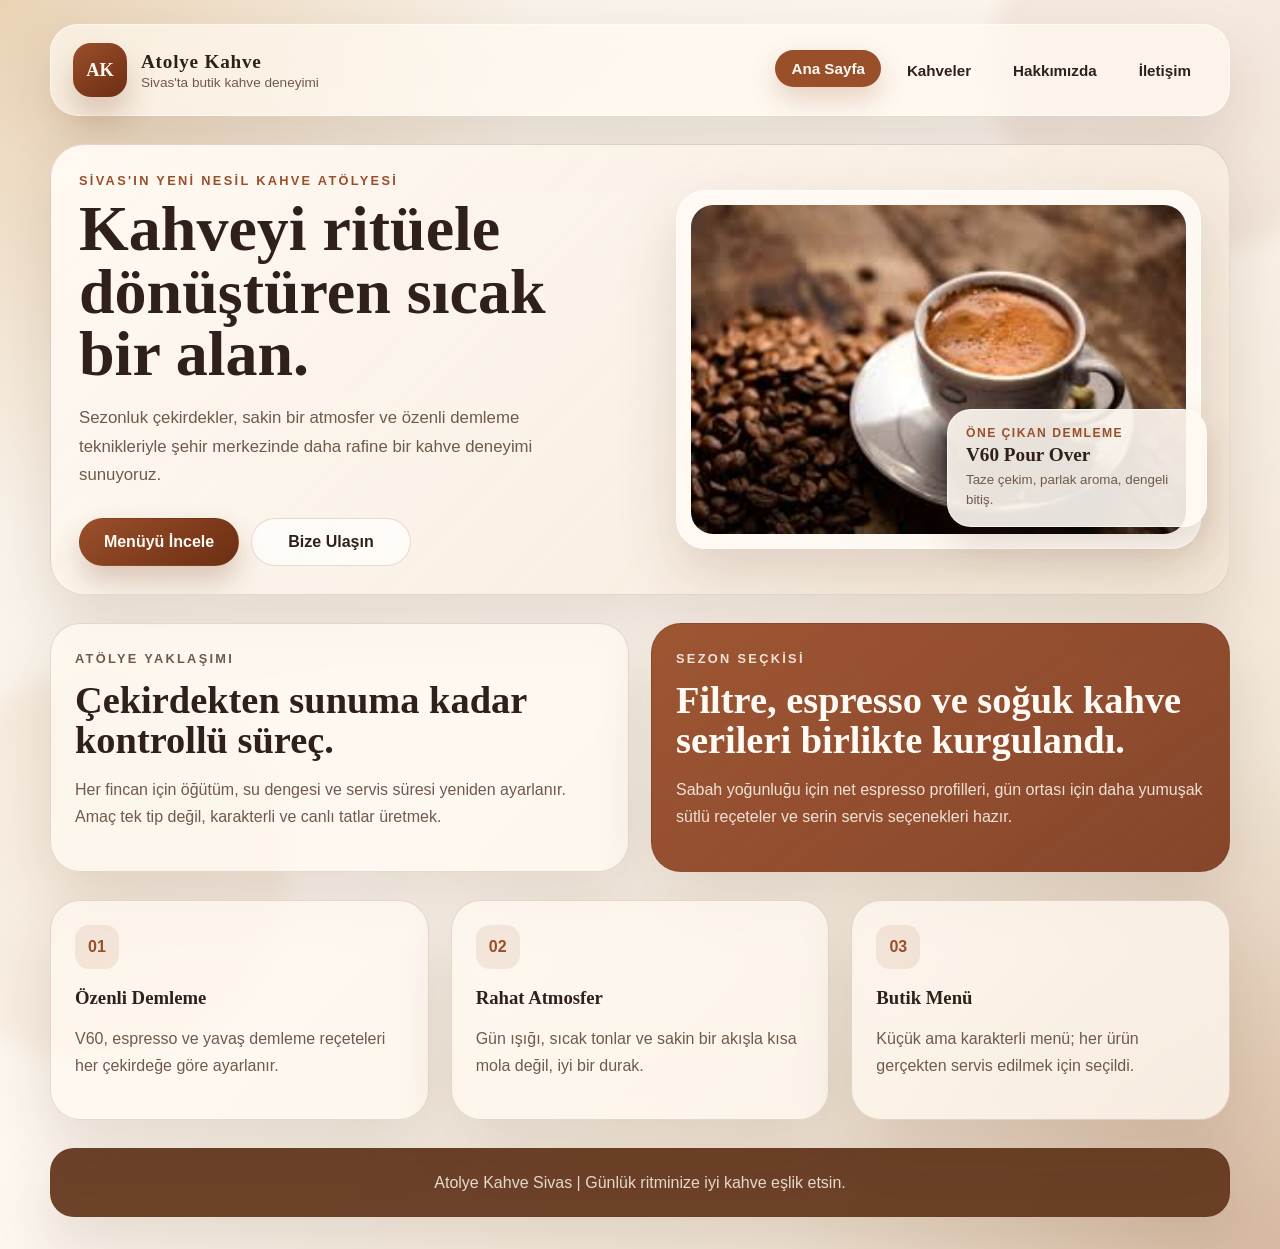
<file: index.html>
<!DOCTYPE html>
<html lang="tr">
<head>
    <meta charset="UTF-8">
    <meta name="viewport" content="width=device-width, initial-scale=1.0">
    <title>Atolye Kahve Sivas | Butik Kahve Deneyimi</title>
    <link rel="stylesheet" href="style.css">
</head>
<body class="page-home">
    <div class="site-shell">
        <header class="site-header" data-reveal="fade-down">
            <a class="brand" href="index.html">
                <span class="brand-mark">AK</span>
                <span>
                    <strong>Atolye Kahve</strong>
                    <small>Sivas'ta butik kahve deneyimi</small>
                </span>
            </a>

            <nav class="menu-alani" aria-label="Ana menü">
                <ul>
                    <li><a class="is-active" href="index.html">Ana Sayfa</a></li>
                    <li><a href="kahveler.html">Kahveler</a></li>
                    <li><a href="hakkimizda.html">Hakkımızda</a></li>
                    <li><a href="iletisim.html">İletişim</a></li>
                </ul>
            </nav>
        </header>

        <main>
            <section class="hero" data-reveal="fade-up">
                <div class="hero-copy">
                    <p class="eyebrow">Sivas'ın yeni nesil kahve atölyesi</p>
                    <h1 id="ana-baslik">Kahveyi ritüele dönüştüren sıcak bir alan.</h1>
                    <p class="hero-text">
                        Sezonluk çekirdekler, sakin bir atmosfer ve özenli demleme teknikleriyle
                        şehir merkezinde daha rafine bir kahve deneyimi sunuyoruz.
                    </p>
                    <div class="hero-actions">
                        <a class="button button-primary" href="kahveler.html">Menüyü İncele</a>
                        <a class="button button-secondary" href="iletisim.html">Bize Ulaşın</a>
                    </div>
                </div>

                <div class="hero-visual">
                    <div class="image-card">
                        <img src="turk_kahvesi.jpg" alt="Atolye Kahve'de servis edilen kahve çeşitleri">
                    </div>
                    <div class="floating-note">
                        <span>Öne çıkan demleme</span>
                        <strong>V60 Pour Over</strong>
                        <small>Taze çekim, parlak aroma, dengeli bitiş.</small>
                    </div>
                </div>
            </section>

            <section class="info-grid" data-reveal="fade-up">
                <article class="panel">
                    <p class="panel-kicker">Atölye yaklaşımı</p>
                    <h2>Çekirdekten sunuma kadar kontrollü süreç.</h2>
                    <p>
                        Her fincan için öğütüm, su dengesi ve servis süresi yeniden ayarlanır.
                        Amaç tek tip değil, karakterli ve canlı tatlar üretmek.
                    </p>
                </article>

                <article class="panel accent-panel">
                    <p class="panel-kicker">Sezon seçkisi</p>
                    <h2>Filtre, espresso ve soğuk kahve serileri birlikte kurgulandı.</h2>
                    <p>
                        Sabah yoğunluğu için net espresso profilleri, gün ortası için daha yumuşak
                        sütlü reçeteler ve serin servis seçenekleri hazır.
                    </p>
                </article>
            </section>

            <section class="feature-grid">
                <article class="feature-card" data-reveal="fade-up">
                    <span class="feature-index">01</span>
                    <h3>Özenli Demleme</h3>
                    <p>V60, espresso ve yavaş demleme reçeteleri her çekirdeğe göre ayarlanır.</p>
                </article>

                <article class="feature-card" data-reveal="fade-up" data-delay="120">
                    <span class="feature-index">02</span>
                    <h3>Rahat Atmosfer</h3>
                    <p>Gün ışığı, sıcak tonlar ve sakin bir akışla kısa mola değil, iyi bir durak.</p>
                </article>

                <article class="feature-card" data-reveal="fade-up" data-delay="240">
                    <span class="feature-index">03</span>
                    <h3>Butik Menü</h3>
                    <p>Küçük ama karakterli menü; her ürün gerçekten servis edilmek için seçildi.</p>
                </article>
            </section>
        </main>

        <footer>
            <p>Atolye Kahve Sivas | Günlük ritminize iyi kahve eşlik etsin.</p>
        </footer>
    </div>

    <script src="script.js"></script>
</body>
</html>
</file>
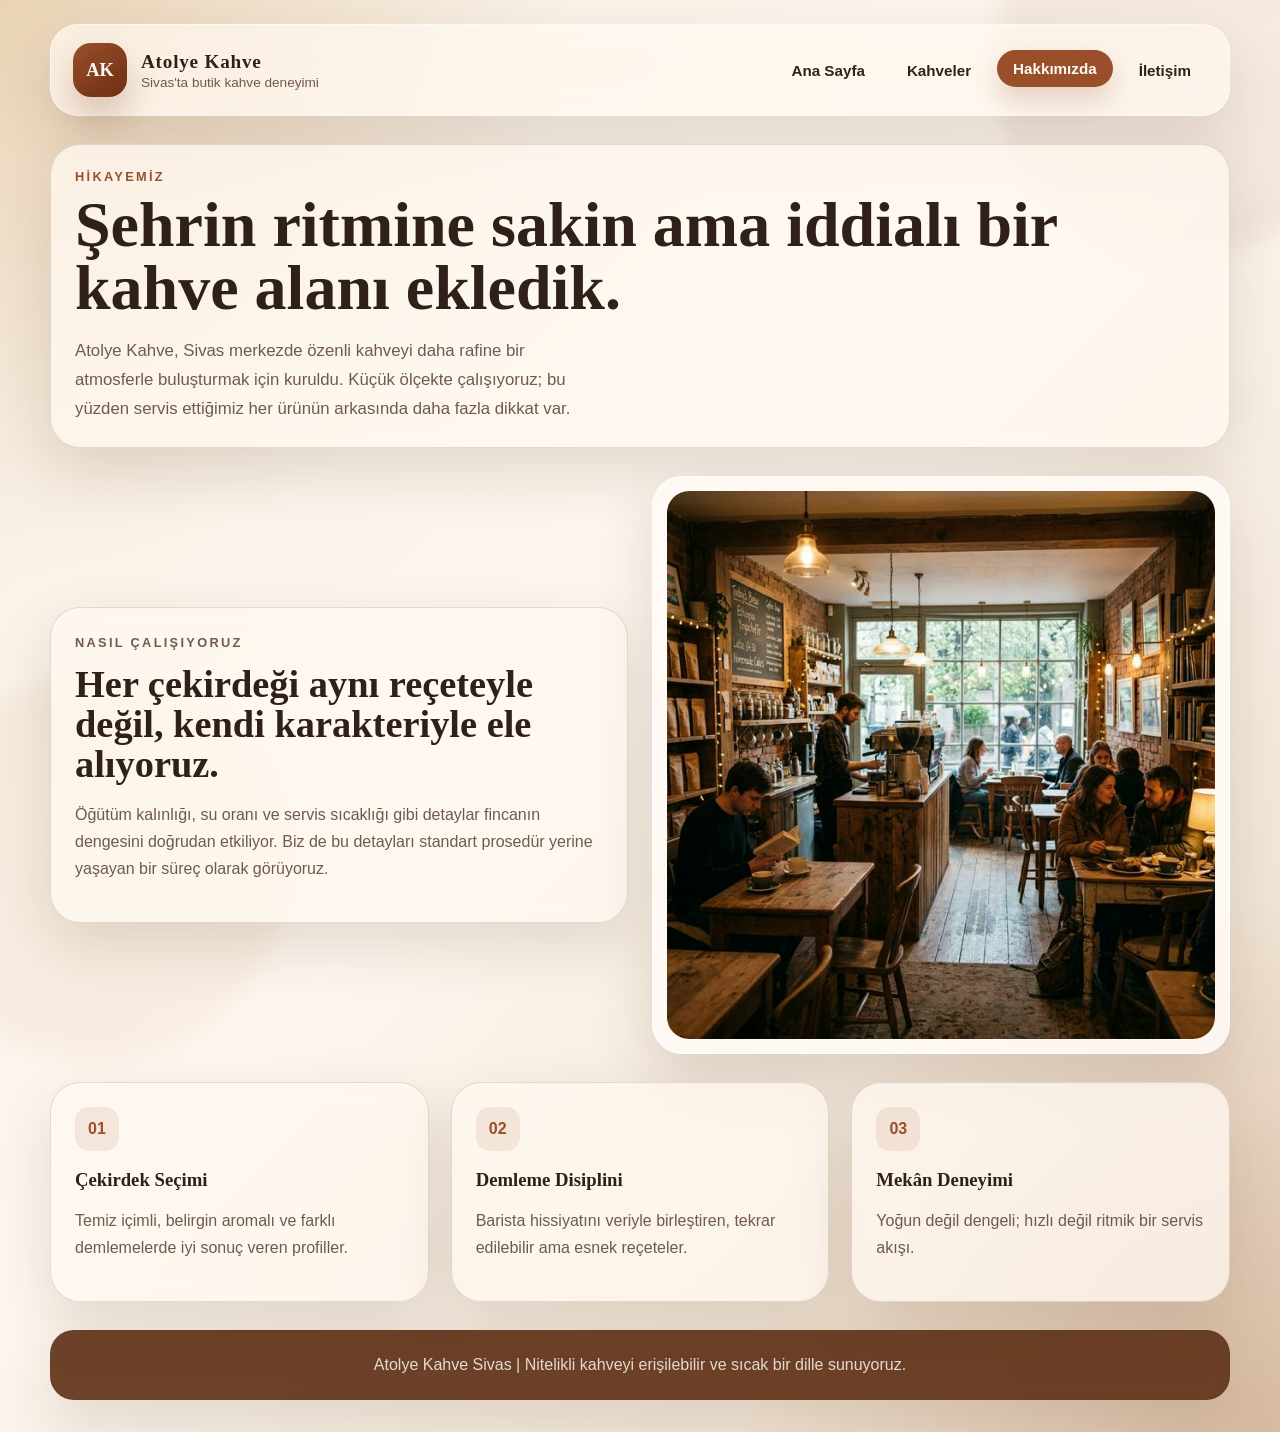
<file: hakkimizda.html>
<!DOCTYPE html>
<html lang="tr">
<head>
    <meta charset="UTF-8">
    <meta name="viewport" content="width=device-width, initial-scale=1.0">
    <title>Atolye Kahve Sivas | Hakkımızda</title>
    <link rel="stylesheet" href="style.css">
</head>
<body class="page-about">
    <div class="site-shell">
        <header class="site-header" data-reveal="fade-down">
            <a class="brand" href="index.html">
                <span class="brand-mark">AK</span>
                <span>
                    <strong>Atolye Kahve</strong>
                    <small>Sivas'ta butik kahve deneyimi</small>
                </span>
            </a>

            <nav class="menu-alani" aria-label="Ana menü">
                <ul>
                    <li><a href="index.html">Ana Sayfa</a></li>
                    <li><a href="kahveler.html">Kahveler</a></li>
                    <li><a class="is-active" href="hakkimizda.html">Hakkımızda</a></li>
                    <li><a href="iletisim.html">İletişim</a></li>
                </ul>
            </nav>
        </header>

        <main>
            <section class="page-intro" data-reveal="fade-up">
                <p class="eyebrow">Hikayemiz</p>
                <h1 id="ana-baslik">Şehrin ritmine sakin ama iddialı bir kahve alanı ekledik.</h1>
                <p class="hero-text">
                    Atolye Kahve, Sivas merkezde özenli kahveyi daha rafine bir atmosferle buluşturmak
                    için kuruldu. Küçük ölçekte çalışıyoruz; bu yüzden servis ettiğimiz her ürünün arkasında
                    daha fazla dikkat var.
                </p>
            </section>

            <section class="story-grid">
                <article class="panel" data-reveal="fade-right">
                    <p class="panel-kicker">Nasıl çalışıyoruz</p>
                    <h2>Her çekirdeği aynı reçeteyle değil, kendi karakteriyle ele alıyoruz.</h2>
                    <p>
                        Öğütüm kalınlığı, su oranı ve servis sıcaklığı gibi detaylar fincanın dengesini
                        doğrudan etkiliyor. Biz de bu detayları standart prosedür yerine yaşayan bir süreç
                        olarak görüyoruz.
                    </p>
                </article>

                <div class="image-card" data-reveal="fade-left">
                    <img src="dukkan.png" alt="Atolye Kahve iç mekânı">
                </div>
            </section>

            <section class="timeline" data-reveal="fade-up">
                <div class="timeline-card">
                    <span>01</span>
                    <h3>Çekirdek Seçimi</h3>
                    <p>Temiz içimli, belirgin aromalı ve farklı demlemelerde iyi sonuç veren profiller.</p>
                </div>

                <div class="timeline-card">
                    <span>02</span>
                    <h3>Demleme Disiplini</h3>
                    <p>Barista hissiyatını veriyle birleştiren, tekrar edilebilir ama esnek reçeteler.</p>
                </div>

                <div class="timeline-card">
                    <span>03</span>
                    <h3>Mekân Deneyimi</h3>
                    <p>Yoğun değil dengeli; hızlı değil ritmik bir servis akışı.</p>
                </div>
            </section>
        </main>

        <footer>
            <p>Atolye Kahve Sivas | Nitelikli kahveyi erişilebilir ve sıcak bir dille sunuyoruz.</p>
        </footer>
    </div>

    <script src="script.js"></script>
</body>
</html>
</file>
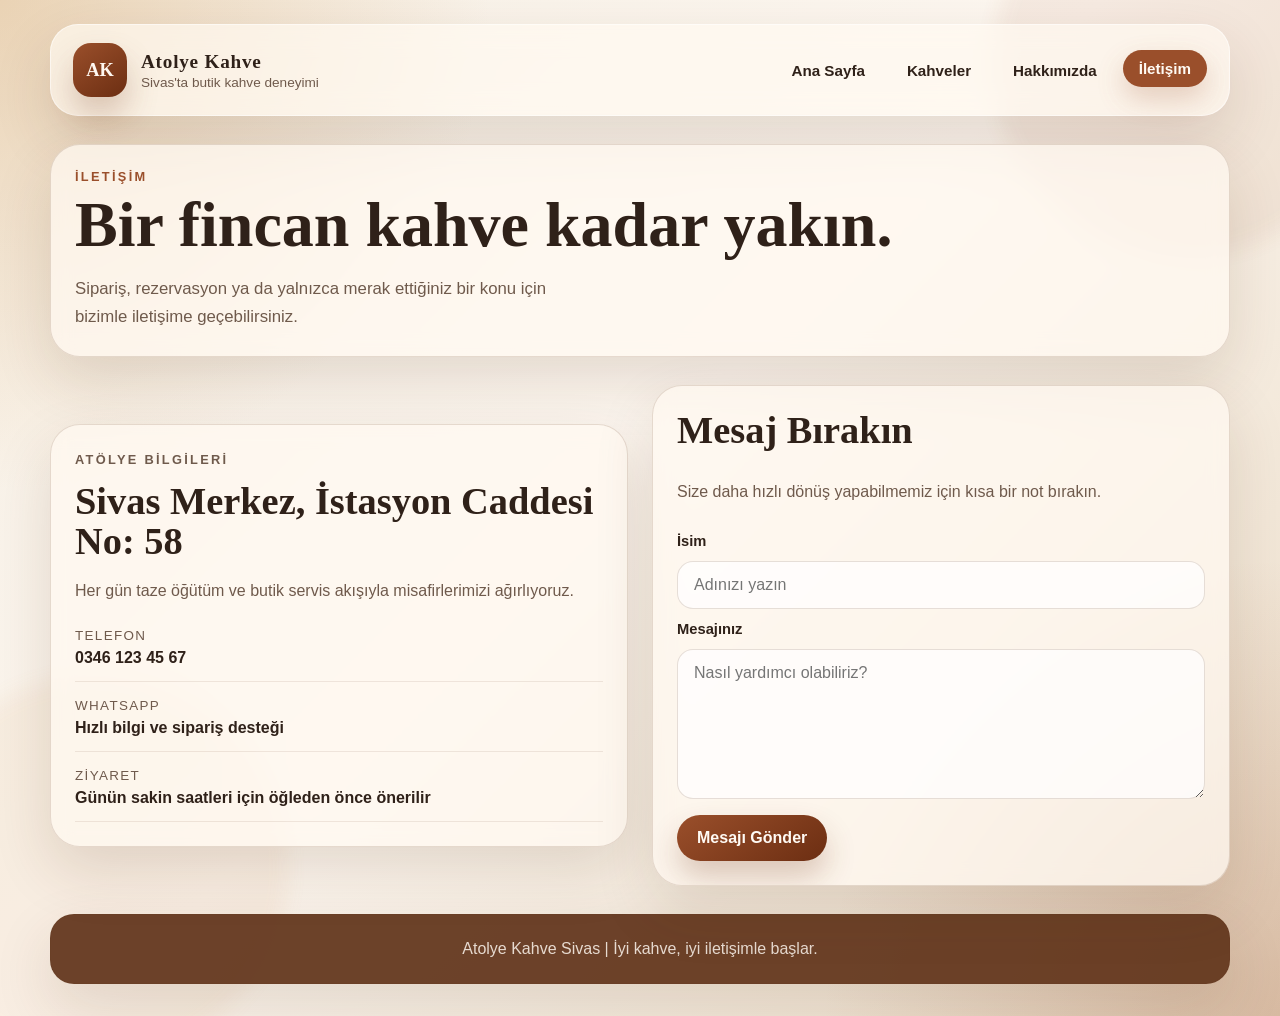
<file: iletisim.html>
<!DOCTYPE html>
<html lang="tr">
<head>
    <meta charset="UTF-8">
    <meta name="viewport" content="width=device-width, initial-scale=1.0">
    <title>Atolye Kahve Sivas | İletişim</title>
    <link rel="stylesheet" href="style.css">
</head>
<body class="page-contact">
    <div class="site-shell">
        <header class="site-header" data-reveal="fade-down">
            <a class="brand" href="index.html">
                <span class="brand-mark">AK</span>
                <span>
                    <strong>Atolye Kahve</strong>
                    <small>Sivas'ta butik kahve deneyimi</small>
                </span>
            </a>

            <nav class="menu-alani" aria-label="Ana menü">
                <ul>
                    <li><a href="index.html">Ana Sayfa</a></li>
                    <li><a href="kahveler.html">Kahveler</a></li>
                    <li><a href="hakkimizda.html">Hakkımızda</a></li>
                    <li><a class="is-active" href="iletisim.html">İletişim</a></li>
                </ul>
            </nav>
        </header>

        <main>
            <section class="page-intro" data-reveal="fade-up">
                <p class="eyebrow">İletişim</p>
                <h1 id="ana-baslik">Bir fincan kahve kadar yakın.</h1>
                <p class="hero-text">
                    Sipariş, rezervasyon ya da yalnızca merak ettiğiniz bir konu için bizimle
                    iletişime geçebilirsiniz.
                </p>
            </section>

            <section class="contact-grid">
                <article class="panel" data-reveal="fade-right">
                    <p class="panel-kicker">Atölye bilgileri</p>
                    <h2>Sivas Merkez, İstasyon Caddesi No: 58</h2>
                    <p>Her gün taze öğütüm ve butik servis akışıyla misafirlerimizi ağırlıyoruz.</p>

                    <div class="contact-list">
                        <div>
                            <span>Telefon</span>
                            <strong>0346 123 45 67</strong>
                        </div>
                        <div>
                            <span>WhatsApp</span>
                            <strong>Hızlı bilgi ve sipariş desteği</strong>
                        </div>
                        <div>
                            <span>Ziyaret</span>
                            <strong>Günün sakin saatleri için öğleden önce önerilir</strong>
                        </div>
                    </div>
                </article>

                <section class="contact-card" data-reveal="fade-left">
                    <h2>Mesaj Bırakın</h2>
                    <p>Size daha hızlı dönüş yapabilmemiz için kısa bir not bırakın.</p>

                    <label for="isim">İsim</label>
                    <input type="text" id="isim" placeholder="Adınızı yazın">

                    <label for="mesaj">Mesajınız</label>
                    <textarea id="mesaj" placeholder="Nasıl yardımcı olabiliriz?"></textarea>

                    <button id="siparis-butonu" type="button" onclick="mesajGonder()">Mesajı Gönder</button>
                </section>
            </section>
        </main>

        <footer>
            <p>Atolye Kahve Sivas | İyi kahve, iyi iletişimle başlar.</p>
        </footer>
    </div>

    <script src="script.js"></script>
</body>
</html>
</file>
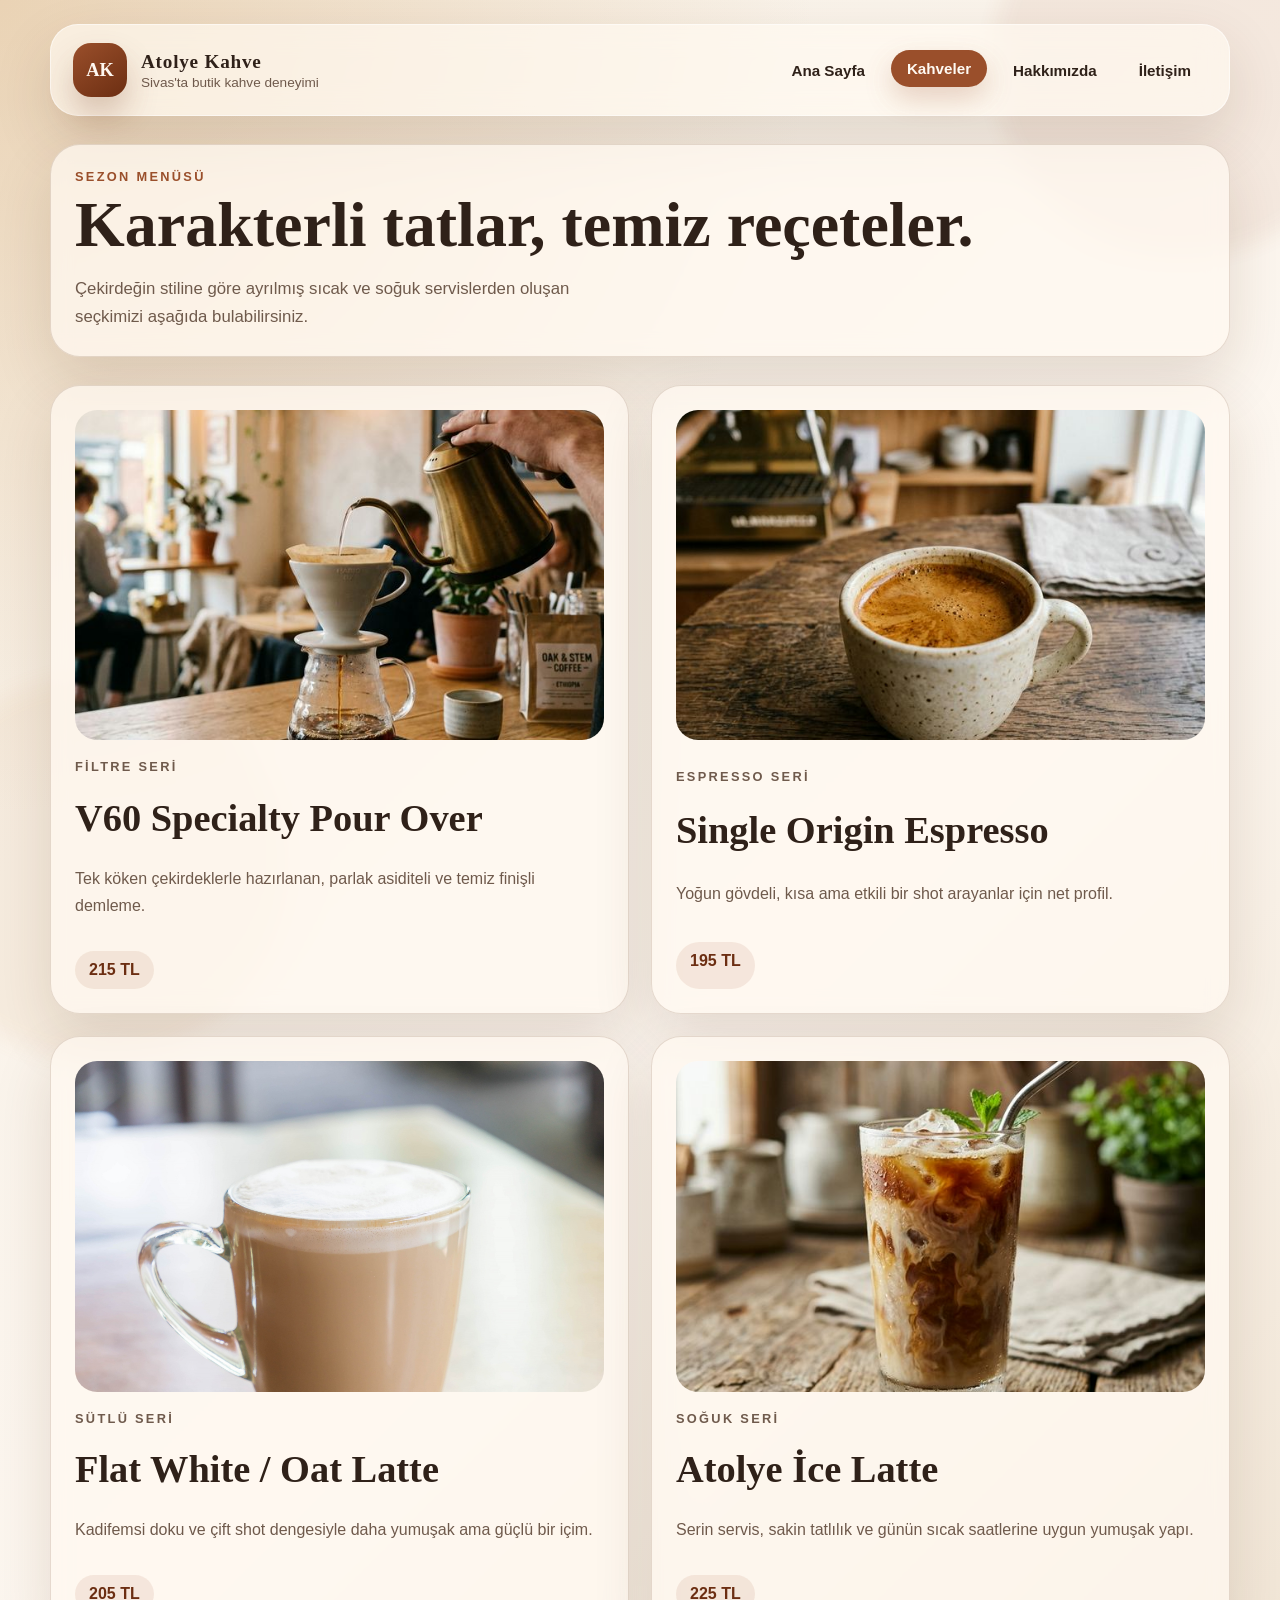
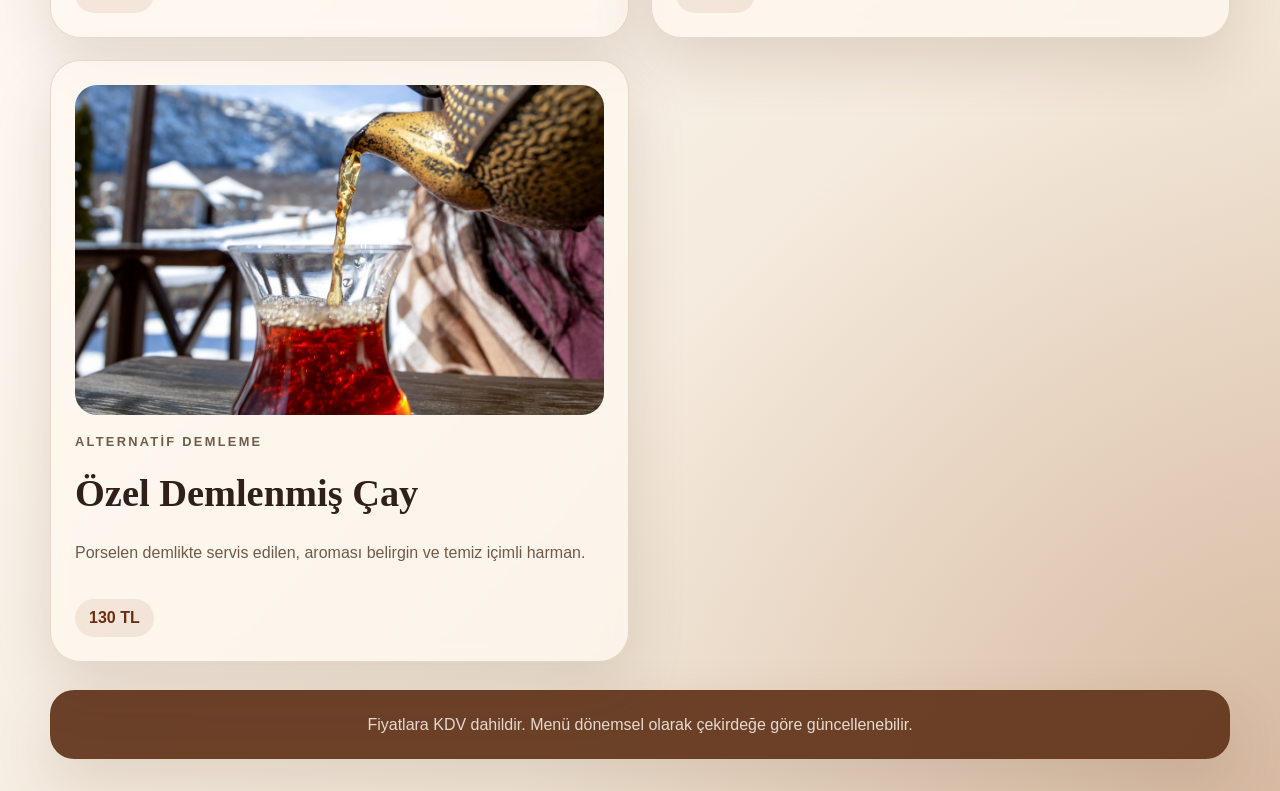
<file: kahveler.html>
<!DOCTYPE html>
<html lang="tr">
<head>
    <meta charset="UTF-8">
    <meta name="viewport" content="width=device-width, initial-scale=1.0">
    <title>Atolye Kahve Sivas | Kahve Menüsü</title>
    <link rel="stylesheet" href="style.css">
</head>
<body class="page-menu">
    <div class="site-shell">
        <header class="site-header" data-reveal="fade-down">
            <a class="brand" href="index.html">
                <span class="brand-mark">AK</span>
                <span>
                    <strong>Atolye Kahve</strong>
                    <small>Sivas'ta butik kahve deneyimi</small>
                </span>
            </a>

            <nav class="menu-alani" aria-label="Ana menü">
                <ul>
                    <li><a href="index.html">Ana Sayfa</a></li>
                    <li><a class="is-active" href="kahveler.html">Kahveler</a></li>
                    <li><a href="hakkimizda.html">Hakkımızda</a></li>
                    <li><a href="iletisim.html">İletişim</a></li>
                </ul>
            </nav>
        </header>

        <main>
            <section class="page-intro" data-reveal="fade-up">
                <p class="eyebrow">Sezon menüsü</p>
                <h1 id="ana-baslik">Karakterli tatlar, temiz reçeteler.</h1>
                <p class="hero-text">
                    Çekirdeğin stiline göre ayrılmış sıcak ve soğuk servislerden oluşan seçkimizi
                    aşağıda bulabilirsiniz.
                </p>
            </section>

            <section class="menu-grid">
                <article class="coffee-card" data-reveal="fade-up">
                    <img src="v60.png" alt="V60 Pour Over">
                    <div class="coffee-copy">
                        <p class="coffee-type">Filtre Seri</p>
                        <h2>V60 Specialty Pour Over</h2>
                        <p>Tek köken çekirdeklerle hazırlanan, parlak asiditeli ve temiz finişli demleme.</p>
                    </div>
                    <strong class="price">215 TL</strong>
                </article>

                <article class="coffee-card" data-reveal="fade-up" data-delay="80">
                    <img src="espresso.png" alt="Espresso">
                    <div class="coffee-copy">
                        <p class="coffee-type">Espresso Seri</p>
                        <h2>Single Origin Espresso</h2>
                        <p>Yoğun gövdeli, kısa ama etkili bir shot arayanlar için net profil.</p>
                    </div>
                    <strong class="price">195 TL</strong>
                </article>

                <article class="coffee-card" data-reveal="fade-up" data-delay="160">
                    <img src="sutlu_kahve.jpg" alt="Flat White">
                    <div class="coffee-copy">
                        <p class="coffee-type">Sütlü Seri</p>
                        <h2>Flat White / Oat Latte</h2>
                        <p>Kadifemsi doku ve çift shot dengesiyle daha yumuşak ama güçlü bir içim.</p>
                    </div>
                    <strong class="price">205 TL</strong>
                </article>

                <article class="coffee-card" data-reveal="fade-up" data-delay="240">
                    <img src="soguk_kahve.png" alt="Atolye İce Latte">
                    <div class="coffee-copy">
                        <p class="coffee-type">Soğuk Seri</p>
                        <h2>Atolye İce Latte</h2>
                        <p>Serin servis, sakin tatlılık ve günün sıcak saatlerine uygun yumuşak yapı.</p>
                    </div>
                    <strong class="price">225 TL</strong>
                </article>

                <article class="coffee-card" data-reveal="fade-up" data-delay="320">
                    <img src="cay.jpg" alt="Özel demlenmiş çay">
                    <div class="coffee-copy">
                        <p class="coffee-type">Alternatif Demleme</p>
                        <h2>Özel Demlenmiş Çay</h2>
                        <p>Porselen demlikte servis edilen, aroması belirgin ve temiz içimli harman.</p>
                    </div>
                    <strong class="price">130 TL</strong>
                </article>
            </section>
        </main>

        <footer>
            <p>Fiyatlara KDV dahildir. Menü dönemsel olarak çekirdeğe göre güncellenebilir.</p>
        </footer>
    </div>

    <script src="script.js"></script>
</body>
</html>
</file>
<file: style.css>
:root {
    --bg: #f6efe4;
    --bg-deep: #eadbc6;
    --surface: rgba(255, 249, 241, 0.74);
    --surface-strong: #fff9f1;
    --line: rgba(103, 60, 32, 0.16);
    --text: #2f2119;
    --muted: #6f5a4c;
    --accent: #9a4f2b;
    --accent-strong: #6c2e12;
    --accent-soft: #d7a46a;
    --shadow: 0 24px 60px rgba(80, 44, 17, 0.14);
}

* {
    box-sizing: border-box;
}

html {
    scroll-behavior: smooth;
}

body {
    margin: 0;
    min-height: 100vh;
    color: var(--text);
    font-family: "Trebuchet MS", "Lucida Sans Unicode", "Lucida Grande", sans-serif;
    background:
        radial-gradient(circle at top left, rgba(214, 165, 104, 0.38), transparent 30%),
        radial-gradient(circle at bottom right, rgba(154, 79, 43, 0.24), transparent 28%),
        linear-gradient(135deg, var(--bg) 0%, #fdf7f0 48%, var(--bg-deep) 100%);
    overflow-x: hidden;
}

body::before,
body::after {
    content: "";
    position: fixed;
    z-index: -1;
    width: 24rem;
    height: 24rem;
    border-radius: 50%;
    filter: blur(10px);
    opacity: 0.4;
    animation: floatBlob 14s ease-in-out infinite;
}

body::before {
    top: -8rem;
    right: -6rem;
    background: rgba(154, 79, 43, 0.18);
}

body::after {
    bottom: -10rem;
    left: -6rem;
    background: rgba(215, 164, 106, 0.24);
    animation-delay: -7s;
}

.site-shell {
    width: min(1180px, calc(100% - 32px));
    margin: 0 auto;
    padding: 24px 0 32px;
}

.site-header {
    display: flex;
    align-items: center;
    justify-content: space-between;
    gap: 20px;
    margin-bottom: 28px;
    padding: 18px 22px;
    border: 1px solid rgba(255, 255, 255, 0.55);
    border-radius: 28px;
    background: rgba(255, 249, 241, 0.68);
    backdrop-filter: blur(14px);
    box-shadow: var(--shadow);
}

.brand {
    display: inline-flex;
    align-items: center;
    gap: 14px;
    color: var(--text);
    text-decoration: none;
}

.brand strong,
.brand small {
    display: block;
}

.brand strong {
    font-family: "Palatino Linotype", "Book Antiqua", Palatino, serif;
    font-size: 1.2rem;
    letter-spacing: 0.04em;
}

.brand small {
    margin-top: 2px;
    color: var(--muted);
    font-size: 0.85rem;
}

.brand-mark {
    display: grid;
    place-items: center;
    width: 54px;
    height: 54px;
    border-radius: 18px;
    background: linear-gradient(145deg, var(--accent), var(--accent-strong));
    color: #fff8f1;
    font-family: "Palatino Linotype", "Book Antiqua", Palatino, serif;
    font-size: 1.15rem;
    font-weight: 700;
    box-shadow: 0 18px 32px rgba(108, 46, 18, 0.24);
}

.menu-alani ul {
    display: flex;
    flex-wrap: wrap;
    align-items: center;
    justify-content: center;
    gap: 10px;
    margin: 0;
    padding: 0;
    list-style: none;
}

.menu-alani a {
    display: inline-flex;
    align-items: center;
    justify-content: center;
    padding: 10px 16px;
    border-radius: 999px;
    color: var(--text);
    text-decoration: none;
    font-size: 0.95rem;
    font-weight: 700;
    transition: transform 180ms ease, background-color 180ms ease, color 180ms ease, box-shadow 180ms ease;
}

.menu-alani a:hover,
.menu-alani a:focus-visible,
.menu-alani a.is-active {
    background: var(--accent);
    color: #fffaf3;
    box-shadow: 0 12px 28px rgba(154, 79, 43, 0.24);
    transform: translateY(-2px);
}

main {
    display: grid;
    gap: 28px;
}

.hero,
.story-grid,
.contact-grid {
    display: grid;
    grid-template-columns: repeat(2, minmax(0, 1fr));
    gap: 24px;
    align-items: center;
}

.page-intro,
.panel,
.coffee-card,
.feature-card,
.contact-card,
.timeline-card,
.hero,
.info-grid .panel {
    position: relative;
    overflow: hidden;
}

.hero {
    padding: 28px;
    border: 1px solid var(--line);
    border-radius: 34px;
    background: linear-gradient(135deg, rgba(255, 250, 244, 0.96), rgba(244, 230, 214, 0.85));
    box-shadow: var(--shadow);
}

.hero::after,
.panel::after,
.coffee-card::after,
.contact-card::after {
    content: "";
    position: absolute;
    inset: auto -15% -60% auto;
    width: 160px;
    height: 160px;
    border-radius: 50%;
    background: radial-gradient(circle, rgba(215, 164, 106, 0.24), transparent 70%);
    pointer-events: none;
}

.eyebrow,
.panel-kicker,
.coffee-type {
    margin: 0 0 10px;
    color: var(--accent);
    font-size: 0.8rem;
    font-weight: 800;
    letter-spacing: 0.18em;
    text-transform: uppercase;
}

#ana-baslik,
h2,
h3 {
    margin: 0;
    font-family: "Palatino Linotype", "Book Antiqua", Palatino, serif;
}

#ana-baslik {
    font-size: clamp(2.2rem, 5vw, 4.5rem);
    line-height: 0.98;
}

.hero-text,
.panel p,
.coffee-copy p,
.feature-card p,
.timeline-card p,
.contact-card p,
footer p {
    color: var(--muted);
    line-height: 1.7;
}

.hero-text {
    max-width: 56ch;
    margin: 18px 0 0;
    font-size: 1.05rem;
}

.hero-actions {
    display: flex;
    flex-wrap: wrap;
    gap: 12px;
    margin-top: 28px;
}

.button {
    display: inline-flex;
    align-items: center;
    justify-content: center;
    min-width: 160px;
    padding: 14px 20px;
    border-radius: 999px;
    border: 1px solid transparent;
    text-decoration: none;
    font-weight: 700;
    transition: transform 180ms ease, box-shadow 180ms ease, border-color 180ms ease, background-color 180ms ease;
}

.button:hover,
.button:focus-visible,
#siparis-butonu:hover,
#siparis-butonu:focus-visible {
    transform: translateY(-3px);
}

.button-primary,
#siparis-butonu {
    background: linear-gradient(145deg, var(--accent), var(--accent-strong));
    color: #fffaf4;
    box-shadow: 0 16px 30px rgba(108, 46, 18, 0.24);
}

.button-secondary {
    border-color: rgba(154, 79, 43, 0.2);
    background: rgba(255, 255, 255, 0.65);
    color: var(--text);
}

.hero-visual {
    position: relative;
    padding-left: 24px;
}

.image-card {
    border-radius: 30px;
    background: rgba(255, 251, 246, 0.86);
    padding: 14px;
    border: 1px solid rgba(255, 255, 255, 0.8);
    box-shadow: 0 24px 60px rgba(78, 41, 16, 0.16);
}

img {
    display: block;
    width: 100%;
    height: auto;
    border-radius: 22px;
    object-fit: cover;
}

.floating-note {
    position: absolute;
    right: -6px;
    bottom: 22px;
    display: grid;
    gap: 4px;
    width: min(260px, 80%);
    padding: 16px 18px;
    border: 1px solid rgba(255, 255, 255, 0.6);
    border-radius: 24px;
    background: rgba(255, 250, 242, 0.9);
    box-shadow: 0 18px 36px rgba(86, 49, 22, 0.16);
    animation: floatCard 6s ease-in-out infinite;
}

.floating-note span {
    color: var(--accent);
    font-size: 0.76rem;
    font-weight: 800;
    letter-spacing: 0.12em;
    text-transform: uppercase;
}

.floating-note strong {
    font-family: "Palatino Linotype", "Book Antiqua", Palatino, serif;
    font-size: 1.2rem;
}

.floating-note small {
    color: var(--muted);
    line-height: 1.5;
}

.info-grid,
.feature-grid,
.menu-grid,
.timeline {
    display: grid;
    gap: 22px;
}

.info-grid {
    grid-template-columns: repeat(2, minmax(0, 1fr));
}

.panel,
.feature-card,
.coffee-card,
.contact-card,
.timeline-card,
.page-intro {
    padding: 24px;
    border: 1px solid var(--line);
    border-radius: 30px;
    background: var(--surface);
    backdrop-filter: blur(10px);
    box-shadow: var(--shadow);
}

.accent-panel {
    background: linear-gradient(145deg, rgba(154, 79, 43, 0.96), rgba(122, 52, 24, 0.9));
}

.accent-panel,
.accent-panel p,
.accent-panel h2,
.accent-panel .panel-kicker {
    color: #fffaf4;
}

.accent-panel p {
    opacity: 0.86;
}

.feature-grid {
    grid-template-columns: repeat(3, minmax(0, 1fr));
}

.feature-card {
    min-height: 220px;
    transition: transform 220ms ease, box-shadow 220ms ease, border-color 220ms ease;
}

.feature-card:hover,
.coffee-card:hover,
.timeline-card:hover,
.panel:hover,
.contact-card:hover {
    transform: translateY(-6px);
    box-shadow: 0 28px 60px rgba(79, 41, 17, 0.18);
    border-color: rgba(154, 79, 43, 0.22);
}

.feature-index,
.timeline-card span {
    display: inline-flex;
    align-items: center;
    justify-content: center;
    width: 44px;
    height: 44px;
    margin-bottom: 18px;
    border-radius: 14px;
    background: rgba(154, 79, 43, 0.1);
    color: var(--accent);
    font-weight: 800;
}

.menu-grid {
    grid-template-columns: repeat(2, minmax(0, 1fr));
}

.coffee-card {
    display: grid;
    gap: 16px;
    transition: transform 220ms ease, box-shadow 220ms ease, border-color 220ms ease;
}

.coffee-card img {
    aspect-ratio: 16 / 10;
}

.coffee-copy {
    display: grid;
    gap: 10px;
}

.coffee-copy h2,
.panel h2,
.contact-card h2,
.page-intro h1 {
    font-size: clamp(1.7rem, 3vw, 2.5rem);
    line-height: 1.05;
}

.price {
    display: inline-flex;
    width: fit-content;
    padding: 10px 14px;
    border-radius: 999px;
    background: rgba(154, 79, 43, 0.1);
    color: var(--accent-strong);
    font-weight: 800;
}

.timeline {
    grid-template-columns: repeat(3, minmax(0, 1fr));
}

.timeline-card {
    transition: transform 220ms ease, box-shadow 220ms ease;
}

.contact-list {
    display: grid;
    gap: 16px;
    margin-top: 24px;
}

.contact-list div {
    padding-bottom: 14px;
    border-bottom: 1px solid rgba(103, 60, 32, 0.1);
}

.contact-list span {
    display: block;
    margin-bottom: 6px;
    color: var(--muted);
    font-size: 0.84rem;
    text-transform: uppercase;
    letter-spacing: 0.1em;
}

.contact-card {
    display: grid;
    gap: 12px;
}

label {
    font-size: 0.92rem;
    font-weight: 700;
}

input,
textarea {
    width: 100%;
    padding: 14px 16px;
    border: 1px solid rgba(103, 60, 32, 0.16);
    border-radius: 16px;
    background: rgba(255, 255, 255, 0.72);
    color: var(--text);
    font: inherit;
    transition: border-color 180ms ease, box-shadow 180ms ease, transform 180ms ease;
}

input:focus,
textarea:focus {
    outline: none;
    border-color: rgba(154, 79, 43, 0.42);
    box-shadow: 0 0 0 4px rgba(154, 79, 43, 0.08);
    transform: translateY(-1px);
}

textarea {
    min-height: 150px;
    resize: vertical;
}

#siparis-butonu {
    width: fit-content;
    margin-top: 4px;
    padding: 14px 20px;
    border: 0;
    border-radius: 999px;
    font: inherit;
    font-weight: 800;
    cursor: pointer;
    transition: transform 180ms ease, box-shadow 180ms ease, opacity 180ms ease;
}

footer {
    margin-top: 28px;
    padding: 20px 24px;
    border: 1px solid var(--line);
    border-radius: 24px;
    background: rgba(99, 55, 29, 0.94);
    box-shadow: var(--shadow);
}

footer p {
    margin: 0;
    color: rgba(255, 248, 241, 0.84);
    text-align: center;
}

[data-reveal] {
    opacity: 0;
    transform: translateY(28px);
    transition:
        opacity 700ms ease,
        transform 700ms cubic-bezier(0.2, 1, 0.24, 1);
    transition-delay: var(--reveal-delay, 0ms);
}

[data-reveal="fade-left"] {
    transform: translateX(36px);
}

[data-reveal="fade-right"] {
    transform: translateX(-36px);
}

[data-reveal="fade-down"] {
    transform: translateY(-24px);
}

[data-reveal].is-visible {
    opacity: 1;
    transform: translate(0, 0);
}

@keyframes floatCard {
    0%,
    100% {
        transform: translateY(0);
    }
    50% {
        transform: translateY(-10px);
    }
}

@keyframes floatBlob {
    0%,
    100% {
        transform: translate3d(0, 0, 0) scale(1);
    }
    50% {
        transform: translate3d(0, 24px, 0) scale(1.08);
    }
}

@media (max-width: 960px) {
    .site-header,
    .hero,
    .story-grid,
    .contact-grid,
    .info-grid,
    .feature-grid,
    .menu-grid,
    .timeline {
        grid-template-columns: 1fr;
    }

    .site-header {
        justify-items: center;
        text-align: center;
    }

    .site-header,
    .hero {
        display: grid;
    }

    .hero-visual {
        padding-left: 0;
    }

    .floating-note {
        right: 12px;
        bottom: 12px;
    }
}

@media (max-width: 640px) {
    .site-shell {
        width: min(100% - 20px, 1180px);
        padding-top: 12px;
    }

    .site-header,
    .hero,
    .panel,
    .feature-card,
    .coffee-card,
    .contact-card,
    .timeline-card,
    .page-intro,
    footer {
        padding: 20px;
        border-radius: 24px;
    }

    #ana-baslik {
        font-size: clamp(1.9rem, 10vw, 3.2rem);
    }

    .button,
    #siparis-butonu {
        width: 100%;
    }

    .floating-note {
        position: static;
        width: 100%;
        margin-top: 14px;
    }
}

@media (prefers-reduced-motion: reduce) {
    html {
        scroll-behavior: auto;
    }

    *,
    *::before,
    *::after {
        animation: none !important;
        transition: none !important;
    }

    [data-reveal] {
        opacity: 1;
        transform: none;
    }
}
</file>
